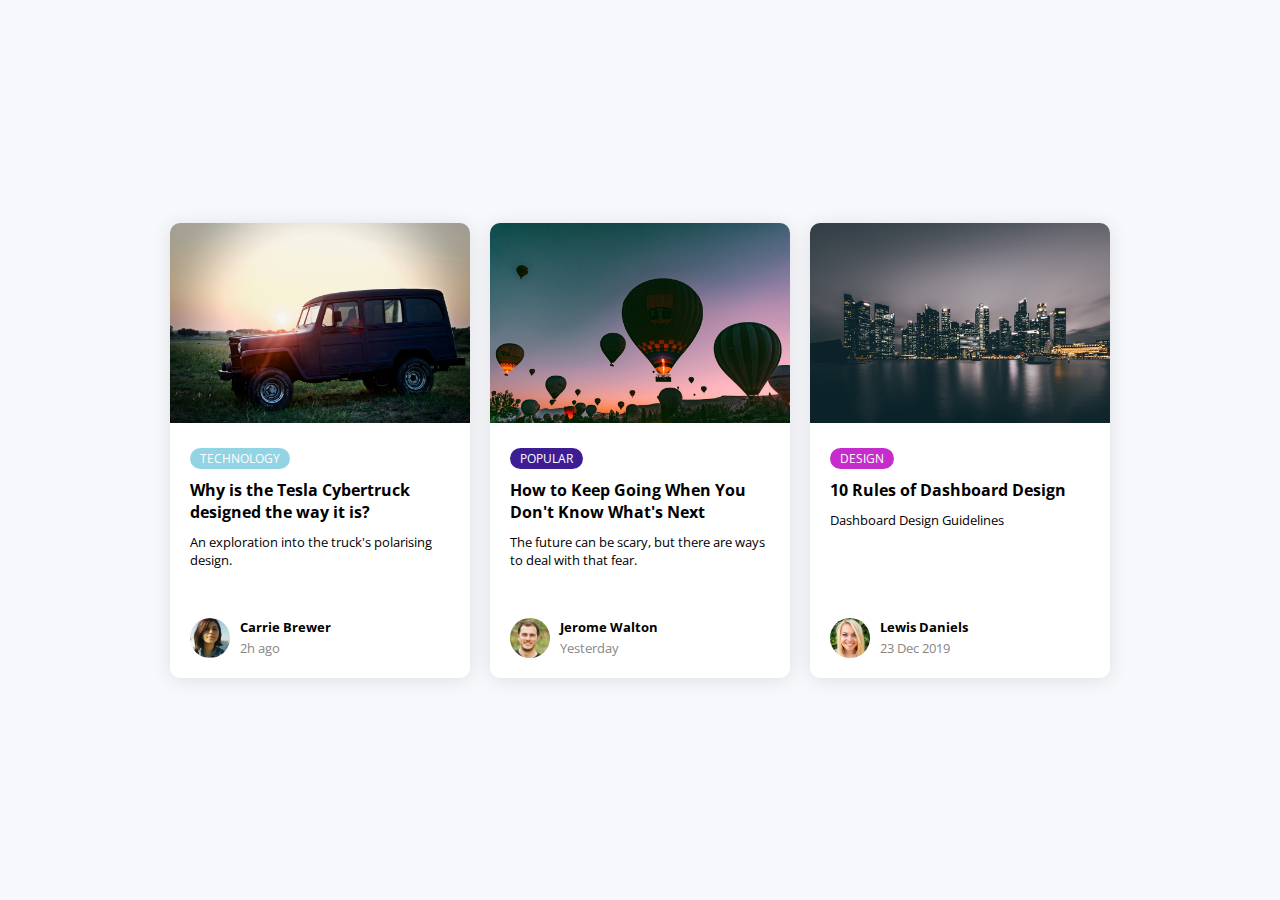
<file: 1_blog_cards/index.html>
<!DOCTYPE html>
<html lang="en">
  <head>
    <meta charset="UTF-8" />
    <meta name="viewport" content="width=device-width, initial-scale=1.0" />
    <link rel="stylesheet" href="style.css" />
    <title>Blog Cards</title>
  </head>
  <body>
    <div class="container">
      <div class="card">
        <div class="card-header">
          <img src="./images/rover.jpeg" alt="" />
        </div>
        <div class="card-body">
          <span class="tag tag-teal">Technology</span>
          <h4>Why is the Tesla Cybertruck designed the way it is?</h4>
          <p>An exploration into the truck's polarising design.</p>

          <div class="user">
            <img src="./images/user-1.jpg" alt="" />
            <div class="user-info">
              <h5>Carrie Brewer</h5>
              <small>2h ago</small>
            </div>
          </div>
        </div>
      </div>

      <div class="card">
        <div class="card-header">
          <img src="./images/ballons.jpeg" alt="" />
        </div>
        <div class="card-body">
          <span class="tag tag-purple">Popular</span>
          <h4>How to Keep Going When You Don't Know What's Next</h4>
          <p>
            The future can be scary, but there are ways to deal with that fear.
          </p>

          <div class="user">
            <img src="./images/user-2.jpg" alt="user 1" />
            <div class="user-info">
              <h5>Jerome Walton</h5>
              <small>Yesterday</small>
            </div>
          </div>
        </div>
      </div>

      <div class="card">
        <div class="card-header">
          <img src="./images/city.jpeg" alt="user 2" />
        </div>
        <div class="card-body">
          <span class="tag tag-pink">Design</span>
          <h4>10 Rules of Dashboard Design</h4>
          <p>Dashboard Design Guidelines</p>

          <div class="user">
            <img src="./images/user-3.jpg" alt="user 3" />
            <div class="user-info">
              <h5>Lewis Daniels</h5>
              <small>23 Dec 2019</small>
            </div>
          </div>
        </div>
      </div>
    </div>
  </body>
</html>
</file>
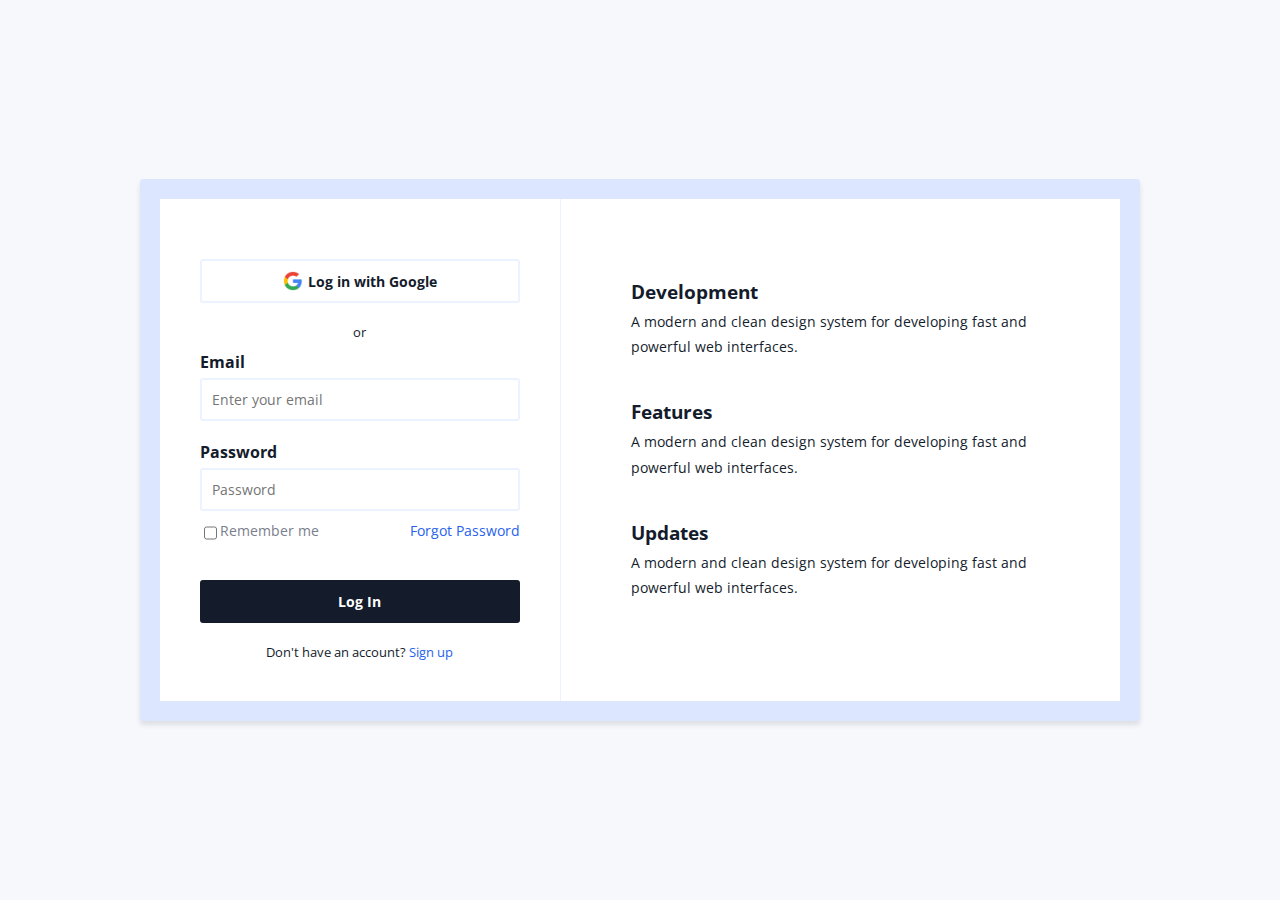
<file: 2_login/index.html>
<!DOCTYPE html>
<html lang="en">
  <head>
    <meta charset="UTF-8" />
    <meta name="viewport" content="width=device-width, initial-scale=1.0" />
    <link
      rel="stylesheet"
      href="https://cdnjs.cloudflare.com/ajax/libs/font-awesome/5.14.0/css/all.min.css"
      integrity="sha512-1PKOgIY59xJ8Co8+NE6FZ+LOAZKjy+KY8iq0G4B3CyeY6wYHN3yt9PW0XpSriVlkMXe40PTKnXrLnZ9+fkDaog=="
      crossorigin="anonymous"
    />
    <link rel="stylesheet" href="style.css" />
    <title>Login</title>
  </head>
  <body>
    <div class="container">
      <form>
        <button class="btn btn-ghost">
          <img src="./images/google.png" alt="" />
          Log in with Google
        </button>

        <small>or</small>

        <div class="form-control">
          <label for="email">Email</label>
          <input type="email" id="email" placeholder="Enter your email" />
        </div>

        <div class="form-control">
          <label for="password">Password</label>
          <input type="password" id="password" placeholder="Password" />
        </div>

        <div class="checkbox-container">
          <input type="checkbox" id="remember" />
          <label for="remember">Remember me</label>

          <a href="#">Forgot Password</a>
        </div>

        <button class="btn">Log In</button>

        <small>Don't have an account? <a href="#">Sign up</a></small>
      </form>

      <div class="features">
        <div class="feature">
          <i class="fas fa-code"></i>
          <h3>Development</h3>
          <p>
            A modern and clean design system for developing fast and powerful
            web interfaces.
          </p>
        </div>

        <div class="feature">
          <i class="fas fa-gift"></i>
          <h3>Features</h3>
          <p>
            A modern and clean design system for developing fast and powerful
            web interfaces.
          </p>
        </div>

        <div class="feature">
          <i class="fas fa-edit"></i>
          <h3>Updates</h3>
          <p>
            A modern and clean design system for developing fast and powerful
            web interfaces.
          </p>
        </div>
      </div>
    </div>
  </body>
</html>
</file>
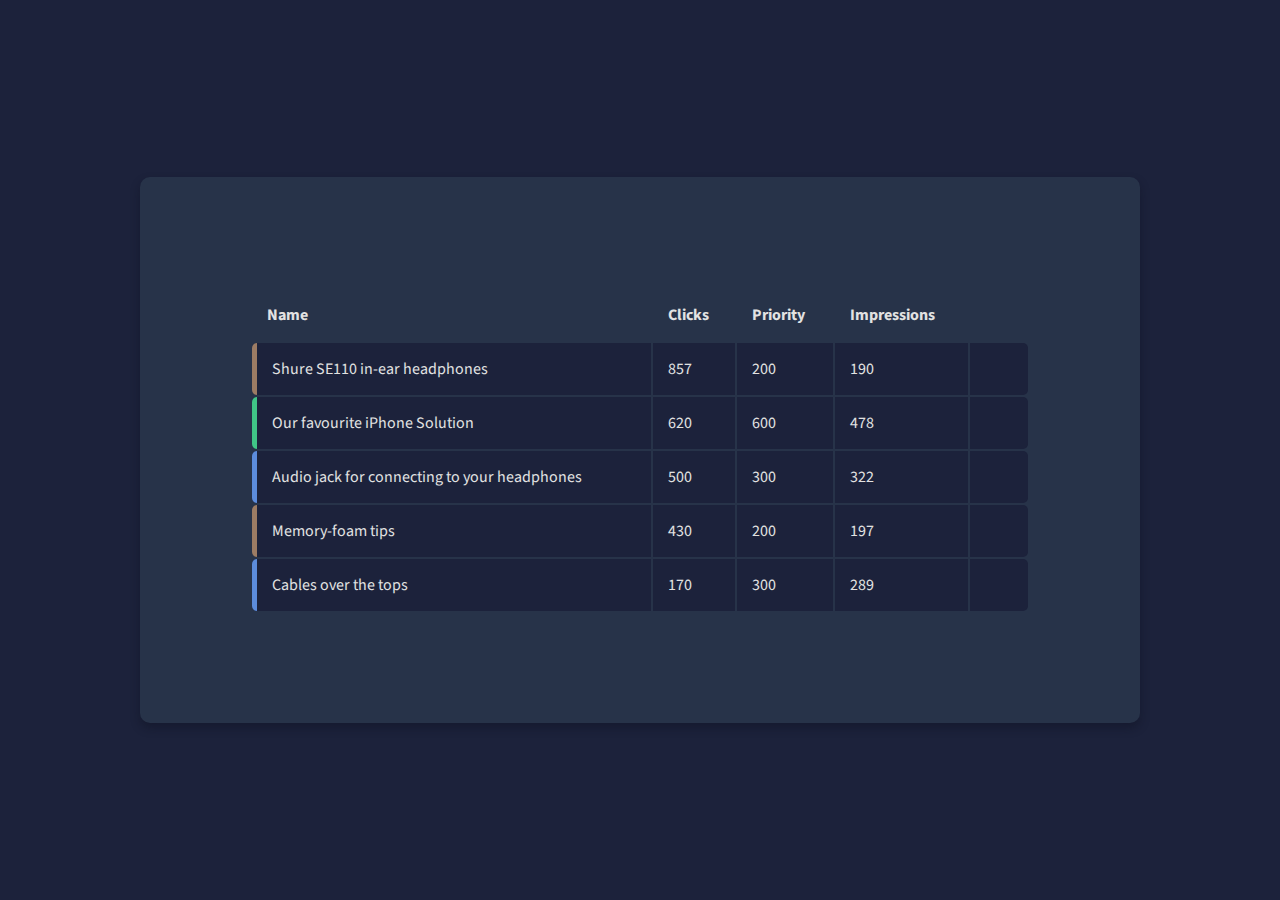
<file: 3_ads_manager/index.html>
<!DOCTYPE html>
<html lang="en">
  <head>
    <meta charset="UTF-8" />
    <meta name="viewport" content="width=device-width, initial-scale=1.0" />
    <link
      rel="stylesheet"
      href="https://cdnjs.cloudflare.com/ajax/libs/font-awesome/5.14.0/css/all.min.css"
      integrity="sha512-1PKOgIY59xJ8Co8+NE6FZ+LOAZKjy+KY8iq0G4B3CyeY6wYHN3yt9PW0XpSriVlkMXe40PTKnXrLnZ9+fkDaog=="
      crossorigin="anonymous"
    />
    <link rel="stylesheet" href="style.css" />
    <title>Ads Manager</title>
  </head>
  <body>
    <div class="container">
      <table>
        <thead>
          <tr>
            <th>Name</th>
            <th>Clicks</th>
            <th>Priority</th>
            <th>Impressions</th>
            <th></th>
          </tr>
        </thead>
        <tbody>
          <tr class="priority-200">
            <td>Shure SE110 in-ear headphones</td>
            <td>857</td>
            <td><i class="fas fa-circle"></i> 200</td>
            <td>190</td>
            <td>
              <button class="delete"><i class="fas fa-trash"></i></button>
            </td>
          </tr>
          <tr class="priority-600">
            <td>Our favourite iPhone Solution</td>
            <td>620</td>
            <td><i class="fas fa-circle"></i> 600</td>
            <td>478</td>
            <td>
              <button class="delete"><i class="fas fa-trash"></i></button>
            </td>
          </tr>
          <tr class="priority-300">
            <td>Audio jack for connecting to your headphones</td>
            <td>500</td>
            <td><i class="fas fa-circle"></i> 300</td>
            <td>322</td>
            <td>
              <button class="delete"><i class="fas fa-trash"></i></button>
            </td>
          </tr>
          <tr class="priority-200">
            <td>Memory-foam tips</td>
            <td>430</td>
            <td><i class="fas fa-circle"></i> 200</td>
            <td>197</td>
            <td>
              <button class="delete"><i class="fas fa-trash"></i></button>
            </td>
          </tr>
          <tr class="priority-300">
            <td>Cables over the tops</td>
            <td>170</td>
            <td><i class="fas fa-circle"></i> 300</td>
            <td>289</td>
            <td>
              <button class="delete"><i class="fas fa-trash"></i></button>
            </td>
          </tr>
        </tbody>
      </table>
    </div>
  </body>
</html>
</file>
<file: 1_blog_cards/style.css>
@import url('https://fonts.googleapis.com/css2?family=Open+Sans:wght@400;600&display=swap');

* {
  box-sizing: border-box;
}

body {
  background-color: #f7f8fc;
  font-family: 'Open Sans', sans-serif;
  display: flex;
  align-items: center;
  justify-content: center;
  height: 100vh;
  margin: 0;
}

.container {
  display: grid;
  grid-template-columns: repeat(3, 1fr);
  gap: 20px;
  width: 940px;
  margin: auto;
}

.card {
  background-color: #fff;
  border-radius: 10px;
  box-shadow: 0 2px 20px rgba(0, 0, 0, 0.1);
  overflow: hidden;
  width: 300px;
}

.card-header img {
  width: 100%;
  height: 200px;
  object-fit: cover;
}

.card-body {
  display: flex;
  flex-direction: column;
  align-items: start;
  padding: 20px;
  min-height: 250px;
}

.tag {
  background: #777;
  border-radius: 50px;
  font-size: 12px;
  margin: 0;
  color: #fff;
  padding: 2px 10px;
  text-transform: uppercase;
}

.tag-teal {
  background-color: #92d4e4;
}

.tag-purple {
  background-color: #3d1d94;
}

.tag-pink {
  background-color: #c62bcb;
}

.card-body h4 {
  margin: 10px 0;
}

.card-body p {
  font-size: 13px;
  margin: 0 0 40px;
}

.user {
  display: flex;
  margin-top: auto;
}

.user img {
  width: 40px;
  height: 40px;
  border-radius: 50%;
  margin-right: 10px;
}

.user-info h5 {
  margin: 0;
}

.user-info small {
  color: #888785;
}

@media (max-width: 940px) {
  .container {
    grid-template-columns: 1fr;
    justify-items: center;
  }
}
</file>
<file: 2_login/style.css>
@import url('https://fonts.googleapis.com/css2?family=Open+Sans:wght@400;600&display=swap');

* {
  box-sizing: border-box;
}

body {
  background-color: #f7f8fc;
  color: #141c2c;
  font-family: 'Open Sans', sans-serif;
  display: flex;
  align-items: center;
  justify-content: center;
  height: 100vh;
  margin: 0;
}

a {
  color: #2762eb;
  text-decoration: none;
}

.container {
  background-color: #fff;
  border-radius: 3px;
  border: 20px solid #dce7ff;
  width: 1000px;
  max-width: 100%;
  display: flex;
  box-shadow: 0 4px 5px rgba(0, 0, 0, 0.1);
}

form {
  border-right: 1px solid #ecf2ff;
  display: flex;
  flex-direction: column;
  align-items: center;
  justify-content: center;
  padding: 40px;
  flex: 1;
}

.form-control {
  margin: 10px 0;
  width: 100%;
}

label {
  display: inline-block;
  font-weight: bold;
  margin-bottom: 5px;
}

input:not([type='checkbox']) {
  background-color: transparent;
  border: 2px solid #ecf2ff;
  border-radius: 3px;
  font-family: inherit;
  font-size: 14px;
  padding: 10px;
  width: 100%;
}

.checkbox-container {
  display: flex;
  justify-content: space-between;
  font-size: 14px;
  margin-bottom: 15px;
  width: 100%;
}

.checkbox-container label {
  color: #7a7e8c;
  font-weight: normal;
}

.checkbox-container a {
  margin-left: auto;
}

.btn {
  cursor: pointer;
  background-color: #141c2c;
  border: 2px solid #141c2c;
  border-radius: 3px;
  color: #fff;
  display: flex;
  align-items: center;
  justify-content: center;
  font-family: inherit;
  font-weight: bold;
  font-size: 14px;
  padding: 10px;
  margin: 20px 0;
  width: 100%;
}
.btn-ghost {
  background-color: transparent;
  border-color: #ecf2ff;
  color: #141c2c;
}

.btn img {
  margin-right: 5px;
  width: 20px;
}

.features {
  flex: 1.5;
  padding: 40px;
}

.feature {
  padding-left: 30px;
  position: relative;
  margin: 40px 0;
}

.feature i {
  color: #2762eb;
  position: absolute;
  top: 5px;
  left: 0;
}

.feature h3 {
  margin: 0;
}

.feature p {
  font-size: 14px;
  line-height: 1.8;
  margin: 5px 0;
}

@media (max-width: 768px) {
  .container {
    flex-direction: column;
  }

  form {
    border-right: 0;
  }
}
</file>
<file: 3_ads_manager/style.css>
@import url('https://fonts.googleapis.com/css2?family=Source+Sans+Pro:wght@200;600&display=swap');

* {
  box-sizing: border-box;
}

body {
  background-color: #1c223b;
  color: #fff;
  font-family: 'Source Sans Pro', sans-serif;
  display: flex;
  align-items: center;
  justify-content: center;
  height: 100vh;
  margin: 0;
}

.container {
  background-color: #273349;
  border-radius: 10px;
  box-shadow: 0 5px 10px rgba(12, 16, 31, 0.4);
  padding: 100px;
  margin: auto;
  width: 1000px;
}

table {
  color: #e2e2e2;
  padding: 10px;
  width: 100%;
}

table th,
table td {
  padding: 15px;
  text-align: left;
}

table tbody tr {
  background-color: #1c223b;
}

table tbody tr:hover {
  background-color: #151b31;
  box-shadow: 0 3px 5px rgba(0, 0, 0, 0.2);
}

table tbody tr td:first-of-type {
  border-top-left-radius: 5px;
  border-bottom-left-radius: 5px;
}

table tbody tr td:last-of-type {
  border-top-right-radius: 5px;
  border-bottom-right-radius: 5px;
  text-align: center;
}

table tbody tr.priority-200 td:first-of-type {
  border-left: 5px solid #9c7c64;
}

table tbody tr.priority-300 td:first-of-type {
  border-left: 5px solid #5c8cdc;
}

table tbody tr.priority-600 td:first-of-type {
  border-left: 5px solid #40c587;
}

table tbody tr td .fa-circle {
  transform: scale(0.5);
}

table tbody tr.priority-200 td .fa-circle {
  color: #9c7c64;
}

table tbody tr.priority-300 td .fa-circle {
  color: #5c8cdc;
}

table tbody tr.priority-600 td .fa-circle {
  color: #40c587;
}

.delete {
  cursor: pointer;
  background-color: #242c4c;
  border: 0;
  border-radius: 2px;
  color: #909090;
  font-style: 16px;
  padding: 5px 10px;
  opacity: 0;
}

table tbody tr:hover .delete {
  opacity: 1;
}

@media (max-width: 768px) {
  .container {
    padding: 20px;
  }

  table tbody tr .delete {
    opacity: 1;
  }

  table th:nth-of-type(3),
  table td:nth-of-type(3) {
    display: none;
  }
}
</file>
